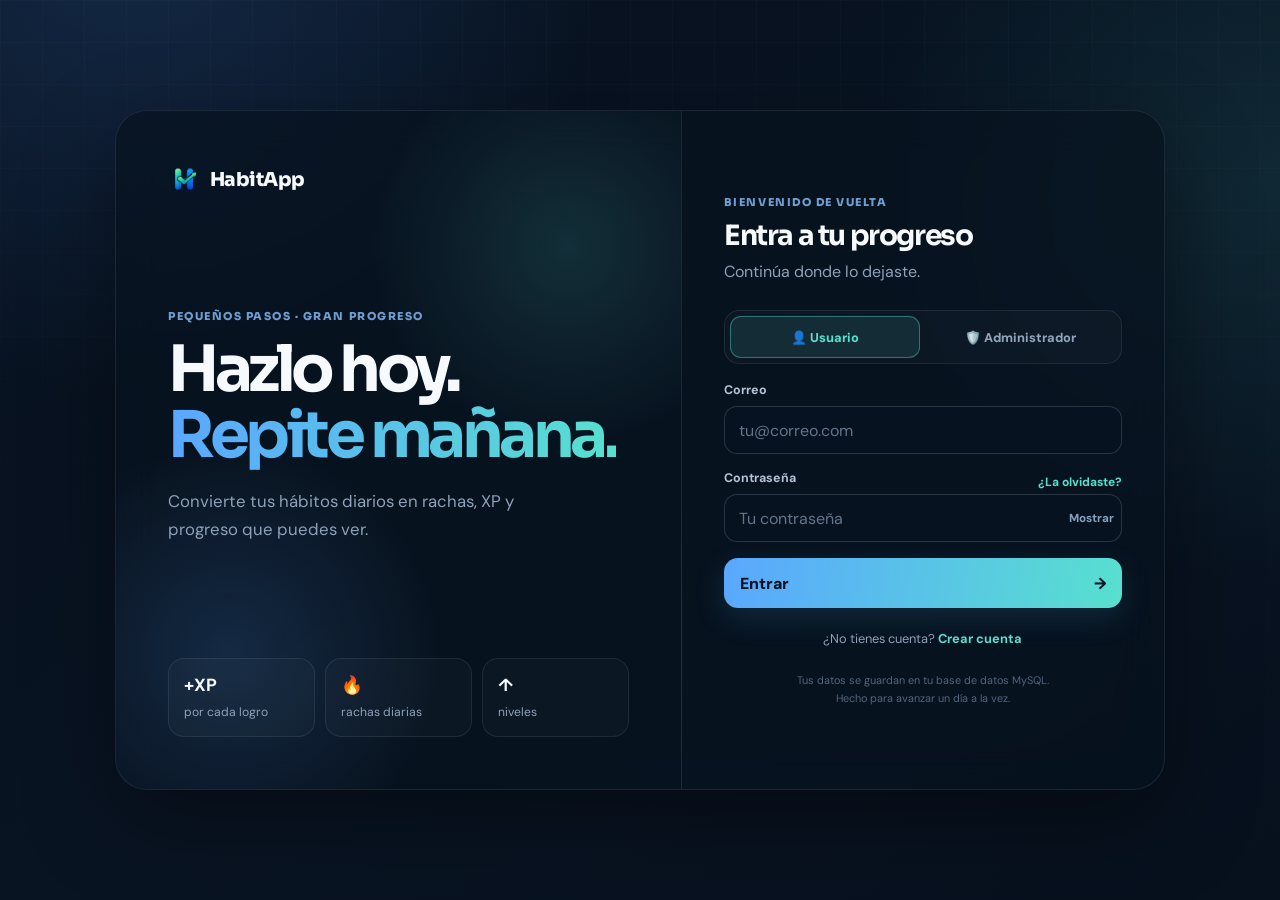
<file: index.html>
<!DOCTYPE html>
<html lang="es">
<head>
<meta charset="UTF-8"><meta name="viewport" content="width=device-width, initial-scale=1">
<meta name="theme-color" content="#07111f"><meta name="description" content="HabitApp: convierte tus hábitos en progreso visible.">
<title>HabitApp — Tus hábitos, tu progreso</title><link rel="icon" href="img/logo.png"><link rel="stylesheet" href="css/style.css">
</head>
<body class="auth-page">
<div class="auth-shell">
  <section class="auth-visual">
    <div class="brand large"><img src="img/logo.png" alt=""> HabitApp</div>
    <div class="visual-copy"><span class="eyebrow">PEQUEÑOS PASOS · GRAN PROGRESO</span><h2>Hazlo hoy.<br><span>Repite mañana.</span></h2><p>Convierte tus hábitos diarios en rachas, XP y progreso que puedes ver.</p></div>
    <div class="mini-stats"><div><strong>+XP</strong><span>por cada logro</span></div><div><strong>🔥</strong><span>rachas diarias</span></div><div><strong>↑</strong><span>niveles</span></div></div>
  </section>
  <main class="auth-panel">
    <div class="card" id="login-card">
      <div class="mobile-brand brand"><img src="img/logo.png" alt=""> HabitApp</div>
      <div class="card-head"><span class="eyebrow" id="login-eyebrow">BIENVENIDO DE VUELTA</span><h1 id="login-title">Entra a tu progreso</h1><p id="login-sub">Continúa donde lo dejaste.</p></div>
      <div class="role-switch" id="role-switch" role="tablist" aria-label="Tipo de acceso">
        <button type="button" class="role-btn active" data-role="user" role="tab" aria-selected="true">👤 Usuario</button>
        <button type="button" class="role-btn" data-role="admin" role="tab" aria-selected="false">🛡️ Administrador</button>
      </div>
      <div class="error-box" id="error-box" role="alert"></div>
      <form id="form-login" novalidate>
        <label for="login-email">Correo</label><input type="email" id="login-email" autocomplete="email" placeholder="tu@correo.com" required>
        <div class="field-row"><label for="login-password">Contraseña</label><a href="#" id="forgot-link">¿La olvidaste?</a></div>
        <div class="password-wrap"><input type="password" id="login-password" autocomplete="current-password" placeholder="Tu contraseña" required><button type="button" class="password-toggle" data-target="login-password" aria-label="Mostrar contraseña">Mostrar</button></div>
        <button class="primary-btn" type="submit"><span id="login-btn-label">Entrar</span><span>→</span></button>
      </form>
      <p class="switch-copy" id="register-copy">¿No tienes cuenta? <a href="#" id="toggle-link">Crear cuenta</a></p>
    </div>
    <div class="card hidden" id="register-card">
      <div class="mobile-brand brand"><img src="img/logo.png" alt=""> HabitApp</div>
      <div class="card-head"><span class="eyebrow">EMPIEZA DESDE CERO</span><h1>Crea tu cuenta</h1><p>Tu siguiente racha empieza aquí.</p></div>
      <div class="error-box" id="register-error" role="alert"></div>
      <form id="form-register" novalidate>
        <label for="reg-name">Nombre</label><input type="text" id="reg-name" autocomplete="name" placeholder="¿Cómo te llamas?" maxlength="40" required>
        <label for="reg-email">Correo</label><input type="email" id="reg-email" autocomplete="email" placeholder="tu@correo.com" required>
        <label for="reg-password">Contraseña</label><div class="password-wrap"><input type="password" id="reg-password" autocomplete="new-password" placeholder="Mínimo 6 caracteres" minlength="6" required><button type="button" class="password-toggle" data-target="reg-password" aria-label="Mostrar contraseña">Mostrar</button></div>
        <button class="primary-btn" type="submit"><span>Crear mi cuenta</span><span>→</span></button>
      </form>
      <p class="switch-copy">¿Ya tienes cuenta? <a href="#" id="back-login">Entrar</a></p>
    </div>
    <p class="auth-foot">Tus datos se guardan en tu base de datos MySQL. <span>Hecho para avanzar un día a la vez.</span></p>
  </main>
</div>
<script type="module" src="js/auth.js"></script>
</body></html>
</file>
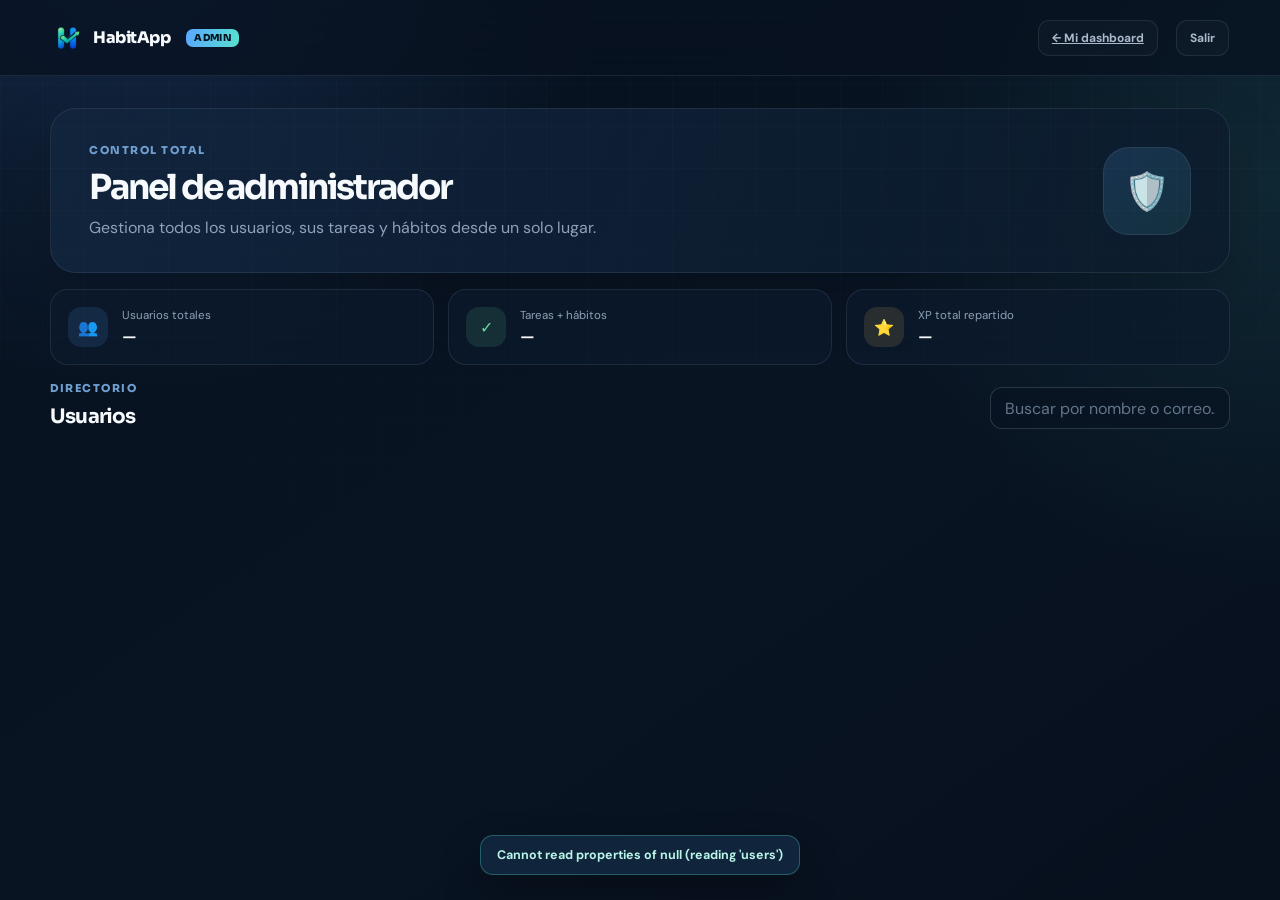
<file: admin.html>
<!DOCTYPE html>
<html lang="es"><head><meta charset="UTF-8"><meta name="viewport" content="width=device-width, initial-scale=1">
<meta name="theme-color" content="#07111f"><title>HabitApp — Panel Admin</title><link rel="icon" href="img/logo.png"><link rel="stylesheet" href="css/style.css"></head>
<body class="dashboard-page">
<header class="topbar">
  <a class="brand" href="dashboard.html"><img src="img/logo.png" alt=""> HabitApp <span class="admin-tag">ADMIN</span></a>
  <div class="user-actions">
    <a href="dashboard.html" class="ghost-btn">← Mi dashboard</a>
    <button id="btn-logout" class="ghost-btn">Salir</button>
  </div>
</header>

<main class="dashboard-shell">
  <section class="hero-card admin-hero">
    <div>
      <span class="eyebrow">CONTROL TOTAL</span>
      <h1>Panel de administrador</h1>
      <p>Gestiona todos los usuarios, sus tareas y hábitos desde un solo lugar.</p>
    </div>
    <div class="admin-hero-icon">🛡️</div>
  </section>

  <section class="stats-grid">
    <article class="stat-card"><span class="stat-icon users">👥</span><div><span>Usuarios totales</span><strong id="stat-users">—</strong></div></article>
    <article class="stat-card"><span class="stat-icon check">✓</span><div><span>Tareas + hábitos</span><strong id="stat-activities">—</strong></div></article>
    <article class="stat-card"><span class="stat-icon star">⭐</span><div><span>XP total repartido</span><strong id="stat-xp">—</strong></div></article>
  </section>

  <section>
    <div class="section-heading">
      <div><span class="eyebrow">DIRECTORIO</span><h2>Usuarios</h2></div>
      <input type="text" id="search-users" placeholder="Buscar por nombre o correo…" class="admin-search">
    </div>
    <div id="users-list" class="admin-users-list"></div>
  </section>
</main>

<div id="user-detail-overlay" class="overlay hidden">
  <div class="overlay-panel">
    <button id="close-detail" class="ghost-btn close-btn">✕ Cerrar</button>
    <div id="user-detail-content"></div>
  </div>
</div>

<div class="toast" id="toast" role="status"></div>
<script type="module" src="js/admin.js"></script>
</body></html>
</file>
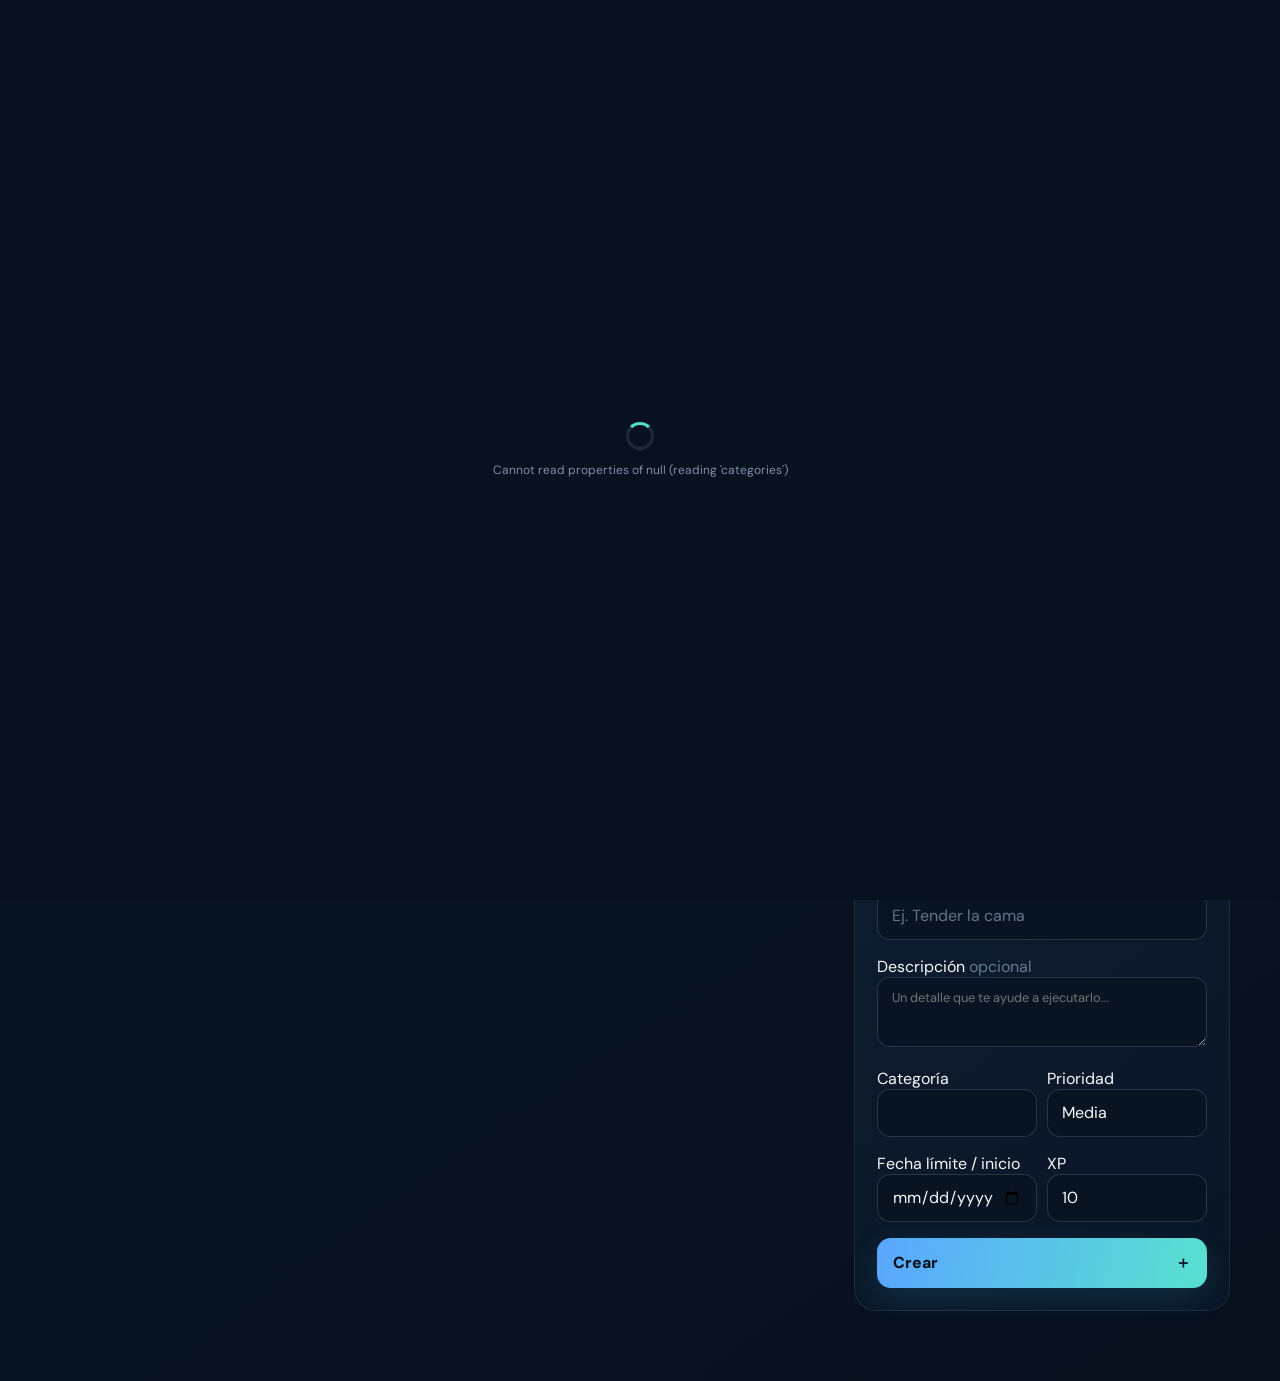
<file: dashboard.html>
<!DOCTYPE html>
<html lang="es">
<head>
<meta charset="UTF-8"><meta name="viewport" content="width=device-width, initial-scale=1">
<meta name="theme-color" content="#07111f"><title>HabitApp — Dashboard</title>
<link rel="icon" href="img/logo.png"><link rel="stylesheet" href="css/style.css">
</head>
<body class="dashboard-page">
<header class="topbar">
  <a class="brand" href="dashboard.html"><img src="img/logo.png" alt=""> HabitApp</a>
  <div class="user-actions">
    <div class="profile-summary"><img src="img/avatar-default.png" alt="Avatar" class="avatar" id="avatar-display">
      <div><strong id="name-display">Cargando...</strong><span id="level-mini">Nivel 1</span></div>
    </div>
    <a href="admin.html" id="btn-admin" class="ghost-btn hidden">Panel Admin</a>
    <button id="btn-logout" class="ghost-btn">Salir</button>
  </div>
</header>

<main class="dashboard-shell">
  <section class="hero-card">
    <div><span class="eyebrow">TU PROGRESO DE HOY</span>
      <h1>Hola, <span id="hero-name">tú</span>.</h1>
      <p id="motivation">Convierte tus intenciones en acciones pequeñas y medibles.</p>
    </div>
    <div class="level-orb"><div class="orb-inner"><span>NIVEL</span><strong id="level-number">1</strong></div></div>
  </section>

  <section class="stats-grid">
    <article class="stat-card"><span class="stat-icon fire">🔥</span><div><span>Mejor racha activa</span><strong id="total-streak">0 días</strong></div></article>
    <article class="stat-card"><span class="stat-icon star">✦</span><div><span>XP acumulada</span><strong id="total-xp">0 XP</strong></div></article>
    <article class="stat-card"><span class="stat-icon check">✓</span><div><span>Progreso de hoy</span><strong id="today-progress">0 / 0</strong></div></article>
  </section>

  <section class="progress-card">
    <div class="progress-top"><div><span class="eyebrow">SIGUIENTE NIVEL</span><strong id="xp-label">0 / 100 XP</strong></div><span id="xp-percent">0%</span></div>
    <div class="xp-bar-track large"><div class="xp-bar-fill" id="xp-bar-fill"></div></div>
  </section>

  <section class="toolbar-card">
    <div>
      <span class="eyebrow">ORGANIZA TU DÍA</span>
      <h2>Tareas y hábitos</h2>
      <p>Las tareas tienen fecha límite y prioridad. Los hábitos generan rachas mediante su historial diario.</p>
    </div>
    <div class="filters">
      <button class="filter-btn active" data-filter="all">Todo</button>
      <button class="filter-btn" data-filter="task">Tareas</button>
      <button class="filter-btn" data-filter="habit">Hábitos</button>
      <select id="category-filter"><option value="all">Todas las categorías</option></select>
    </div>
  </section>

  <section class="content-grid">
    <div class="habits-column">
      <div class="section-heading">
        <div><span class="eyebrow">LISTA CENTRAL</span><h2 id="list-title">Para hoy</h2></div>
        <span class="date-pill" id="today-label"></span>
      </div>
      <div id="activities-list" class="habits-list"></div>
    </div>

    <aside class="add-card">
      <div class="add-icon">＋</div><span class="eyebrow">NUEVO ELEMENTO</span>
      <h2>Planifica y construye constancia.</h2>
      <p>Define qué quieres hacer, cuándo y con qué prioridad.</p>
      <form id="form-add-activity">
        <div class="type-switch">
          <button type="button" class="type-btn active" data-type="habit">Hábito</button>
          <button type="button" class="type-btn" data-type="task">Tarea</button>
        </div>
        <input type="hidden" id="activity-type" value="habit">
        <label for="activity-name">Nombre</label>
        <input type="text" id="activity-name" placeholder="Ej. Tender la cama" maxlength="80" required>
        <label for="activity-description">Descripción <span class="optional">opcional</span></label>
        <textarea id="activity-description" placeholder="Un detalle que te ayude a ejecutarlo..." maxlength="180"></textarea>
        <div class="form-row">
          <div><label for="activity-category">Categoría</label><select id="activity-category"></select></div>
          <div><label for="activity-priority">Prioridad</label><select id="activity-priority">
            <option value="low">Baja</option><option value="medium" selected>Media</option><option value="high">Alta</option>
          </select></div>
        </div>
        <div class="form-row">
          <div class="field-wide"><label for="activity-date">Fecha límite / inicio</label><input type="date" id="activity-date" required></div>
          <div id="xp-field"><label for="activity-xp">XP</label><select id="activity-xp"><option value="5">5</option><option value="10" selected>10</option><option value="20">20</option></select></div>
        </div>
        <button class="primary-btn" type="submit"><span>Crear</span><span>＋</span></button>
      </form>
    </aside>
  </section>
</main>

<div class="toast" id="toast" role="status"></div>
<div class="loading-screen" id="loading-screen"><div class="loader"></div><span>Cargando tu progreso...</span></div>
<script type="module" src="js/dashboard.js"></script>
</body></html>
</file>
<file: css/style.css>
@import url('https://fonts.googleapis.com/css2?family=DM+Sans:wght@400;500;600;700&family=Sora:wght@500;600;700;800&display=swap');
:root{--bg:#07111f;--bg2:#0b1728;--surface:rgba(16,30,49,.82);--surface-solid:#101e31;--surface2:#14243a;--line:rgba(148,163,184,.14);--line2:rgba(148,163,184,.24);--text:#f7fafc;--muted:#8fa1b7;--blue:#5aa7ff;--cyan:#58e0cf;--green:#69d99a;--gold:#ffd166;--red:#ff7b72;--radius:22px}*{box-sizing:border-box;margin:0;padding:0}html{scroll-behavior:smooth}body{font-family:'DM Sans',sans-serif;background:radial-gradient(circle at 10% -10%,rgba(83,156,255,.18),transparent 32%),radial-gradient(circle at 100% 20%,rgba(75,225,206,.1),transparent 28%),linear-gradient(145deg,var(--bg),#091423 55%,#07101d);color:var(--text);min-height:100vh}body:before{content:"";position:fixed;inset:0;pointer-events:none;background-image:linear-gradient(rgba(255,255,255,.018) 1px,transparent 1px),linear-gradient(90deg,rgba(255,255,255,.018) 1px,transparent 1px);background-size:42px 42px;mask-image:linear-gradient(to bottom,black,transparent 80%)}h1,h2,h3,.brand,.eyebrow,.level-orb{font-family:'Sora',sans-serif}.hidden{display:none!important}button,input,select{font:inherit}button{cursor:pointer}a{color:inherit}.brand{display:flex;align-items:center;gap:10px;text-decoration:none;font-weight:800;letter-spacing:-.03em}.brand img{width:32px;height:32px;object-fit:contain}.eyebrow{display:block;color:#6f9ed0;font-size:.68rem;font-weight:800;letter-spacing:.14em;margin-bottom:9px}.auth-page{display:grid;place-items:center;padding:28px}.auth-shell{width:min(1050px,100%);min-height:680px;display:grid;grid-template-columns:1.08fr .92fr;border:1px solid var(--line);border-radius:32px;overflow:hidden;background:rgba(8,18,31,.72);box-shadow:0 30px 90px rgba(0,0,0,.4);backdrop-filter:blur(20px)}.auth-visual{padding:52px;display:flex;flex-direction:column;justify-content:space-between;background:radial-gradient(circle at 80% 20%,rgba(88,224,207,.14),transparent 28%),radial-gradient(circle at 20% 80%,rgba(90,167,255,.16),transparent 30%);border-right:1px solid var(--line)}.brand.large{font-size:1.2rem}.visual-copy{max-width:480px}.visual-copy h2{font-size:clamp(2.7rem,5vw,4.5rem);line-height:1.03;letter-spacing:-.07em;margin:14px 0 18px}.visual-copy h2 span{background:linear-gradient(90deg,var(--blue),var(--cyan));-webkit-background-clip:text;background-clip:text;color:transparent}.visual-copy p{color:var(--muted);font-size:1.05rem;line-height:1.7;max-width:400px}.mini-stats{display:flex;gap:10px}.mini-stats div{flex:1;border:1px solid var(--line);background:rgba(255,255,255,.025);padding:15px;border-radius:16px}.mini-stats strong{display:block;font-size:1.1rem;margin-bottom:4px}.mini-stats span{font-size:.76rem;color:var(--muted)}.auth-panel{display:flex;align-items:center;justify-content:center;padding:42px}.card{width:100%;max-width:410px}.mobile-brand{display:none}.card-head h1{font-size:1.75rem;letter-spacing:-.05em;margin-bottom:8px}.card-head p{color:var(--muted);margin-bottom:28px}.card label{display:block;font-size:.78rem;font-weight:700;color:#b5c3d5;margin:0 0 8px}.field-row{display:flex;justify-content:space-between;align-items:center}.field-row a,.switch-copy a{color:var(--cyan);text-decoration:none;font-weight:700}.field-row a{font-size:.75rem}.card input,.card select,.add-card input,.add-card select{width:100%;height:48px;border:1px solid var(--line2);border-radius:13px;background:rgba(8,20,34,.78);color:var(--text);padding:0 14px;outline:none;margin-bottom:16px;transition:.2s}.card input:focus,.add-card input:focus,.add-card select:focus{border-color:rgba(90,167,255,.7);box-shadow:0 0 0 4px rgba(90,167,255,.08)}input::placeholder{color:#63758b}.password-wrap{position:relative}.password-wrap input{padding-right:75px}.password-toggle{position:absolute;right:8px;top:6px;height:36px;border:0;background:transparent;color:#86a2bf;font-size:.73rem;font-weight:700}.primary-btn{width:100%;height:50px;border:0;border-radius:14px;background:linear-gradient(100deg,var(--blue),var(--cyan));color:#04111e;font-weight:800;display:flex;align-items:center;justify-content:space-between;padding:0 16px;transition:transform .18s,filter .18s;box-shadow:0 10px 30px rgba(67,181,226,.15)}.primary-btn:hover{filter:brightness(1.08);transform:translateY(-1px)}.primary-btn:disabled{opacity:.65;cursor:wait;transform:none}.switch-copy{text-align:center;color:var(--muted);font-size:.8rem;margin-top:22px}.error-box{display:none;padding:11px 13px;border-radius:12px;background:rgba(255,123,114,.09);border:1px solid rgba(255,123,114,.24);color:#ffaaa3;font-size:.78rem;margin-bottom:15px}.error-box.success{background:rgba(105,217,154,.08);border-color:rgba(105,217,154,.2);color:#91e8b5}.auth-foot{text-align:center;color:#52667e;font-size:.68rem;margin-top:26px}.auth-foot span{display:block;margin-top:4px}.topbar{height:76px;padding:0 clamp(18px,4vw,52px);display:flex;justify-content:space-between;align-items:center;border-bottom:1px solid var(--line);background:rgba(7,17,31,.72);backdrop-filter:blur(18px);position:sticky;top:0;z-index:10}.user-actions,.profile-summary{display:flex;align-items:center}.user-actions{gap:18px}.profile-summary{gap:10px}.profile-summary strong{display:block;font-size:.8rem}.profile-summary span{display:block;color:var(--muted);font-size:.68rem;margin-top:2px}.avatar{width:38px;height:38px;border-radius:50%;border:1px solid var(--line2);background:var(--surface2)}.ghost-btn{border:1px solid var(--line);background:rgba(255,255,255,.025);color:#aab9cb;border-radius:11px;padding:9px 13px;font-size:.75rem;font-weight:700}.ghost-btn:hover{border-color:var(--line2);color:var(--text)}.dashboard-shell{width:min(1180px,calc(100% - 36px));margin:0 auto;padding:32px 0 70px}.hero-card{display:flex;justify-content:space-between;align-items:center;padding:34px 38px;border:1px solid var(--line);border-radius:26px;background:linear-gradient(110deg,rgba(17,37,61,.92),rgba(12,27,45,.78));box-shadow:0 22px 60px rgba(0,0,0,.16)}.hero-card h1{font-size:2.15rem;letter-spacing:-.06em;margin-bottom:8px}.hero-card p{color:var(--muted);max-width:620px}.level-orb{width:104px;height:104px;border-radius:50%;padding:5px;background:conic-gradient(var(--cyan),var(--blue),rgba(255,255,255,.08) 35%,rgba(255,255,255,.08));display:grid;place-items:center}.orb-inner{width:100%;height:100%;border-radius:50%;background:#0a1829;display:grid;place-items:center;align-content:center}.orb-inner span{font-size:.55rem;color:var(--muted);letter-spacing:.14em}.orb-inner strong{font-size:2rem;line-height:1}.stats-grid{display:grid;grid-template-columns:repeat(3,1fr);gap:14px;margin:16px 0}.stat-card{display:flex;align-items:center;gap:14px;border:1px solid var(--line);background:rgba(12,27,45,.7);padding:17px;border-radius:18px}.stat-icon{width:40px;height:40px;display:grid;place-items:center;border-radius:13px;background:rgba(255,255,255,.05)}.stat-card span:not(.stat-icon){display:block;color:var(--muted);font-size:.72rem}.stat-card strong{display:block;margin-top:3px;font-size:1rem}.progress-card{border:1px solid var(--line);background:rgba(12,27,45,.7);border-radius:18px;padding:17px 20px;margin-bottom:28px}.progress-top{display:flex;justify-content:space-between;align-items:end;margin-bottom:10px}.progress-top .eyebrow{margin:0}.progress-top strong,.progress-top>span{font-size:.75rem;color:#b8c8da}.xp-bar-track{height:8px;background:#081423;border-radius:20px;overflow:hidden}.xp-bar-fill{height:100%;width:0;background:linear-gradient(90deg,var(--blue),var(--cyan));border-radius:20px;transition:width .55s cubic-bezier(.2,.8,.2,1)}.content-grid{display:grid;grid-template-columns:minmax(0,1.35fr) minmax(310px,.65fr);gap:22px}.section-heading{display:flex;justify-content:space-between;align-items:end;margin-bottom:13px}.section-heading h2{font-size:1.25rem;letter-spacing:-.04em}.date-pill{font-size:.7rem;color:#91a6bd;background:rgba(255,255,255,.04);border:1px solid var(--line);padding:7px 10px;border-radius:99px}.habit-card{display:flex;align-items:center;justify-content:space-between;gap:16px;border:1px solid var(--line);background:rgba(12,27,45,.72);border-radius:18px;padding:15px 16px;margin-bottom:10px;transition:.2s}.habit-card:hover{border-color:rgba(90,167,255,.32);transform:translateY(-1px)}.habit-main{display:flex;align-items:center;gap:13px;min-width:0}.habit-icon{width:44px;height:44px;flex:0 0 44px;border-radius:14px;display:grid;place-items:center;background:linear-gradient(145deg,rgba(90,167,255,.13),rgba(88,224,207,.08));color:var(--cyan);font-weight:800}.habit-info{min-width:0}.habit-title-row{display:flex;align-items:center;gap:8px;flex-wrap:wrap}.habit-info h3{font-size:.91rem;white-space:nowrap;overflow:hidden;text-overflow:ellipsis;max-width:380px}.xp-chip{font-size:.62rem;color:#8fe7d6;background:rgba(88,224,207,.07);border:1px solid rgba(88,224,207,.14);padding:3px 6px;border-radius:6px}.habit-meta,.habit-streak{display:flex;gap:7px;color:var(--muted);font-size:.67rem;margin-top:4px}.habit-streak{color:#9caec2}.habit-streak span:first-child{color:#f0a68e}.complete-btn{width:43px;height:43px;flex:0 0 43px;border-radius:14px;border:1px solid var(--line2);background:rgba(255,255,255,.025);color:#7d93ab;font-size:1.4rem;display:grid;place-items:center;transition:.2s}.complete-btn:hover{border-color:rgba(105,217,154,.6);color:var(--green);background:rgba(105,217,154,.07)}.complete-btn.done{background:var(--green);border-color:var(--green);color:#06170e;animation:pop .3s ease}.complete-btn:disabled{cursor:default}.add-card{align-self:start;border:1px solid var(--line);background:linear-gradient(145deg,rgba(16,32,52,.9),rgba(10,23,38,.9));border-radius:22px;padding:22px;position:sticky;top:98px}.add-icon{width:42px;height:42px;border-radius:13px;background:rgba(90,167,255,.1);color:var(--blue);display:grid;place-items:center;font-size:1.4rem;margin-bottom:17px}.add-card h2{font-size:1.2rem;line-height:1.25;letter-spacing:-.04em;margin-bottom:8px}.add-card>p{color:var(--muted);font-size:.76rem;line-height:1.55;margin-bottom:20px}.add-card .form-row{display:grid;grid-template-columns:1fr 1fr;gap:10px}.add-card .form-row>div{min-width:0}.add-card select{appearance:none}.empty-state{text-align:center;padding:52px 25px;border:1px dashed var(--line2);border-radius:20px;color:var(--muted)}.empty-state div{color:var(--cyan);font-size:1.8rem;margin-bottom:10px}.empty-state h3{color:var(--text);font-size:1rem;margin-bottom:5px}.empty-state p{font-size:.76rem}.toast{position:fixed;left:50%;bottom:25px;transform:translate(-50%,20px);opacity:0;pointer-events:none;background:#10253b;border:1px solid rgba(88,224,207,.3);color:#b8f5e8;border-radius:13px;padding:11px 16px;font-size:.78rem;font-weight:700;box-shadow:0 18px 40px rgba(0,0,0,.3);transition:.25s;z-index:30}.toast.show{opacity:1;transform:translate(-50%,0)}.loading-screen{position:fixed;inset:0;display:grid;place-items:center;align-content:center;gap:12px;background:#07111f;z-index:50;color:#7f93a9;font-size:.75rem}.loader{width:28px;height:28px;border:3px solid rgba(255,255,255,.1);border-top-color:var(--cyan);border-radius:50%;animation:spin .8s linear infinite}@keyframes spin{to{transform:rotate(360deg)}}@keyframes pop{50%{transform:scale(1.12)}}
@media(max-width:850px){.auth-shell{grid-template-columns:1fr;min-height:auto}.auth-visual{display:none}.mobile-brand{display:flex;margin-bottom:38px}.auth-panel{padding:45px 26px}.content-grid{grid-template-columns:1fr}.add-card{position:static}.stats-grid{grid-template-columns:1fr}.hero-card{padding:25px}.hero-card h1{font-size:1.75rem}.level-orb{width:82px;height:82px}.orb-inner strong{font-size:1.5rem}}
@media(max-width:560px){.dashboard-shell{width:min(100% - 24px,1180px);padding-top:18px}.topbar{height:66px}.topbar .brand{font-size:.95rem}.user-actions{gap:9px}.profile-summary>div{display:none}.avatar{width:34px;height:34px}.hero-card{gap:14px}.hero-card p{font-size:.78rem}.hero-card h1{font-size:1.5rem}.level-orb{width:70px;height:70px}.stats-grid{gap:8px}.stat-card{padding:13px}.add-card .form-row{grid-template-columns:1fr}.habit-info h3{max-width:210px}.date-pill{display:none}}
@media(prefers-reduced-motion:reduce){*{scroll-behavior:auto!important;animation:none!important;transition:none!important}}

/* ---------- Panel de administrador ---------- */
.admin-tag{background:linear-gradient(100deg,var(--blue),var(--cyan));color:#04111e;font-size:.6rem;font-weight:900;padding:3px 8px;border-radius:7px;margin-left:6px;vertical-align:middle;letter-spacing:.03em}
.admin-hero{align-items:center}
.admin-hero-icon{width:88px;height:88px;border-radius:26px;display:grid;place-items:center;font-size:2.3rem;background:linear-gradient(145deg,rgba(90,167,255,.16),rgba(88,224,207,.1));border:1px solid var(--line)}
.stat-icon.users{background:rgba(90,167,255,.12);color:var(--blue)}
.stat-icon.check{background:rgba(105,217,154,.12);color:var(--green)}
.stat-icon.star{background:rgba(255,209,102,.12);color:var(--gold)}
.admin-search{height:42px;border:1px solid var(--line2);border-radius:12px;background:rgba(8,20,34,.78);color:var(--text);padding:0 14px;min-width:240px;outline:none;transition:.2s}
.admin-search:focus{border-color:rgba(90,167,255,.7);box-shadow:0 0 0 4px rgba(90,167,255,.08)}
.admin-users-list{display:flex;flex-direction:column;gap:10px}
.admin-user-card{display:flex;align-items:center;justify-content:space-between;gap:16px;flex-wrap:wrap;border:1px solid var(--line);background:rgba(12,27,45,.72);border-radius:18px;padding:15px 18px;transition:.2s}
.admin-user-card:hover{border-color:rgba(90,167,255,.32);transform:translateY(-1px)}
.admin-user-main{display:flex;align-items:center;gap:13px;min-width:200px}
.admin-user-id strong{display:block;font-size:.92rem}
.admin-user-email{color:var(--muted);font-size:.75rem}
.admin-user-chips{display:flex;gap:8px;flex-wrap:wrap}
.admin-view-btn{width:auto;height:40px;padding:0 16px;font-size:.78rem}

.overlay{position:fixed;inset:0;background:rgba(4,10,18,.72);backdrop-filter:blur(6px);display:flex;justify-content:flex-end;z-index:40;animation:fadeIn .2s ease}
.overlay.hidden{display:none}
.overlay-panel{width:min(500px,100%);height:100%;background:linear-gradient(160deg,#0d1a2c,#0a1523);border-left:1px solid var(--line);padding:28px;overflow-y:auto;box-shadow:-30px 0 60px rgba(0,0,0,.3)}
.close-btn{margin-bottom:22px}
.admin-detail-loading{color:var(--muted);font-size:.85rem;padding:30px 0;text-align:center}
.admin-detail-head{display:flex;align-items:center;gap:14px;margin-bottom:20px}
.admin-detail-avatar{width:56px;height:56px}
.admin-detail-head h2{font-size:1.3rem;letter-spacing:-.03em;margin-bottom:3px}
.admin-detail-stats{display:grid;grid-template-columns:repeat(3,1fr);gap:10px;margin-bottom:24px}
.admin-mini-stat{border:1px solid var(--line);background:rgba(255,255,255,.02);border-radius:14px;padding:12px;text-align:center}
.admin-mini-stat span{display:block;color:var(--muted);font-size:.65rem;margin-bottom:4px}
.admin-mini-stat strong{font-size:1.15rem}
.admin-section{margin-bottom:22px}
.admin-section .eyebrow{margin-bottom:10px}
.admin-edit-row{display:flex;align-items:center;gap:10px}
.admin-edit-row input, .admin-edit-row select{flex:1;height:44px;border:1px solid var(--line2);border-radius:12px;background:rgba(8,20,34,.78);color:var(--text);padding:0 12px;outline:none}
.admin-edit-row input:focus, .admin-edit-row select:focus{border-color:rgba(90,167,255,.7);box-shadow:0 0 0 4px rgba(90,167,255,.08)}
.admin-inline-btn{width:auto;height:44px;padding:0 18px;font-size:.8rem}
.admin-activity-row{display:flex;align-items:center;gap:12px;padding:11px 0;border-bottom:1px solid var(--line)}
.admin-activity-row:last-child{border-bottom:none}
.admin-activity-icon{width:34px;height:34px;flex:0 0 34px;border-radius:10px;display:grid;place-items:center;background:rgba(90,167,255,.1);font-size:.9rem}
.admin-activity-info{flex:1;min-width:0}
.admin-activity-info strong{display:block;font-size:.85rem;white-space:nowrap;overflow:hidden;text-overflow:ellipsis}
.admin-activity-info span{display:block;color:var(--muted);font-size:.72rem;margin-top:2px}
.admin-danger-zone{border-top:1px dashed rgba(255,123,114,.3);padding-top:18px}
.admin-danger-zone .eyebrow{color:#ff9d87}
.danger-btn{color:#ff9d87;border-color:rgba(255,123,114,.35);width:100%}
.danger-btn:hover{background:rgba(255,123,114,.1);border-color:#ff7b72}
@keyframes fadeIn{from{opacity:0}to{opacity:1}}

.danger-btn:hover{background:rgba(255,123,114,.1);border-color:#ff7b72}

/* HabitApp 2.0 — tareas, hábitos, prioridades y categorías */
.toolbar-card{display:flex;justify-content:space-between;gap:24px;align-items:end;border:1px solid var(--line);background:rgba(12,27,45,.7);border-radius:20px;padding:20px 22px;margin-bottom:22px}
.toolbar-card h2{font-size:1.3rem;letter-spacing:-.04em;margin-bottom:5px}.toolbar-card p{color:var(--muted);font-size:.78rem;max-width:650px}
.filters{display:flex;gap:7px;flex-wrap:wrap;justify-content:flex-end}.filter-btn{border:1px solid var(--line);background:rgba(255,255,255,.025);color:#9fb0c3;border-radius:10px;padding:9px 12px;font-size:.72rem;font-weight:800}.filter-btn.active{color:#07111f;background:linear-gradient(100deg,var(--blue),var(--cyan));border-color:transparent}
.filters select{height:36px;border:1px solid var(--line);border-radius:10px;background:#0b1a2c;color:#b9c8d9;padding:0 10px;font-size:.72rem}
.type-switch{display:grid;grid-template-columns:1fr 1fr;gap:6px;margin-bottom:14px}.type-btn{height:40px;border:1px solid var(--line);background:rgba(255,255,255,.025);color:#91a4ba;border-radius:11px;font-weight:800;font-size:.75rem}.type-btn.active{background:rgba(88,224,207,.1);border-color:rgba(88,224,207,.4);color:var(--cyan)}
.add-card textarea{width:100%;min-height:70px;resize:vertical;border:1px solid var(--line2);border-radius:13px;background:rgba(8,20,34,.78);color:var(--text);padding:11px 14px;outline:none;margin-bottom:16px;font:inherit;font-size:.8rem}.add-card textarea:focus{border-color:rgba(90,167,255,.7);box-shadow:0 0 0 4px rgba(90,167,255,.08)}
.optional{font-weight:400;color:#667b92}.field-wide{flex:1}.form-row>div{min-width:0}
.activity-card{position:relative}.activity-card .habit-title-row{align-items:center}.type-chip{font-size:.57rem;letter-spacing:.08em;font-weight:900;padding:5px 7px;border-radius:7px;background:rgba(90,167,255,.08);color:#8bbcf3;border:1px solid rgba(90,167,255,.16)}.activity-description{color:#8296ad;font-size:.73rem;line-height:1.45;margin:7px 0 3px;max-width:650px}.activity-actions{display:flex;align-items:center;gap:8px}.delete-activity{width:32px;height:32px;border:1px solid var(--line);background:transparent;color:#71849a;border-radius:10px;font-size:1.1rem;line-height:1}.delete-activity:hover{color:var(--red);border-color:rgba(255,123,114,.3)}.priority-high{color:#ffaaa3!important}.priority-medium{color:#ffd98a!important}.priority-low{color:#91e8b5!important}.overdue{color:#ff8e86!important;font-weight:800}
@media(max-width:900px){.toolbar-card{align-items:flex-start;flex-direction:column}.filters{justify-content:flex-start}.content-grid{grid-template-columns:1fr}.add-card{order:-1}}
@media(max-width:620px){.topbar{height:auto;min-height:70px;padding:12px 16px}.profile-summary>div{display:none}.user-actions{gap:7px}.dashboard-shell{width:min(100% - 24px,1180px);padding-top:18px}.hero-card{padding:24px 20px}.hero-card h1{font-size:1.75rem}.level-orb{width:78px;height:78px}.orb-inner strong{font-size:1.5rem}.stats-grid{grid-template-columns:1fr}.toolbar-card{padding:17px}.filters select{flex:1}.form-row{flex-direction:column}.activity-actions{flex-direction:column}.activity-actions .complete-btn{width:40px;height:40px}}

/* ---------- Selector de acceso: Usuario / Administrador ---------- */
.role-switch{display:grid;grid-template-columns:1fr 1fr;gap:6px;padding:5px;margin-bottom:18px;border:1px solid var(--line);border-radius:15px;background:rgba(255,255,255,.025)}
.role-btn{height:42px;border:1px solid transparent;background:transparent;color:#91a4ba;border-radius:11px;font-weight:800;font-size:.8rem;transition:.2s}
.role-btn:hover{color:var(--text)}
.role-btn.active{background:rgba(88,224,207,.1);border-color:rgba(88,224,207,.4);color:var(--cyan)}
.auth-panel.admin-mode .role-btn.active{background:rgba(90,167,255,.14);border-color:rgba(90,167,255,.5);color:var(--blue)}
.auth-panel.admin-mode .eyebrow{color:var(--blue)}
.demo-hint{margin-top:16px;padding:10px 12px;border:1px dashed var(--line2);border-radius:12px;color:var(--muted);font-size:.7rem;line-height:1.5}
.demo-hint b{color:var(--text)}
/* El pie del login debe quedar debajo de la tarjeta, no al lado */
.auth-panel{flex-direction:column}
/* Botones de borrar dentro del panel admin: tamaño propio, sin estirarse */
.admin-activity-row .danger-btn{width:auto;flex:0 0 auto;padding:0 14px;height:36px}
.admin-danger-zone .admin-edit-row{flex-wrap:wrap}
.admin-danger-zone .danger-btn{width:auto;flex:1 1 auto;padding:0 14px}
</file>
